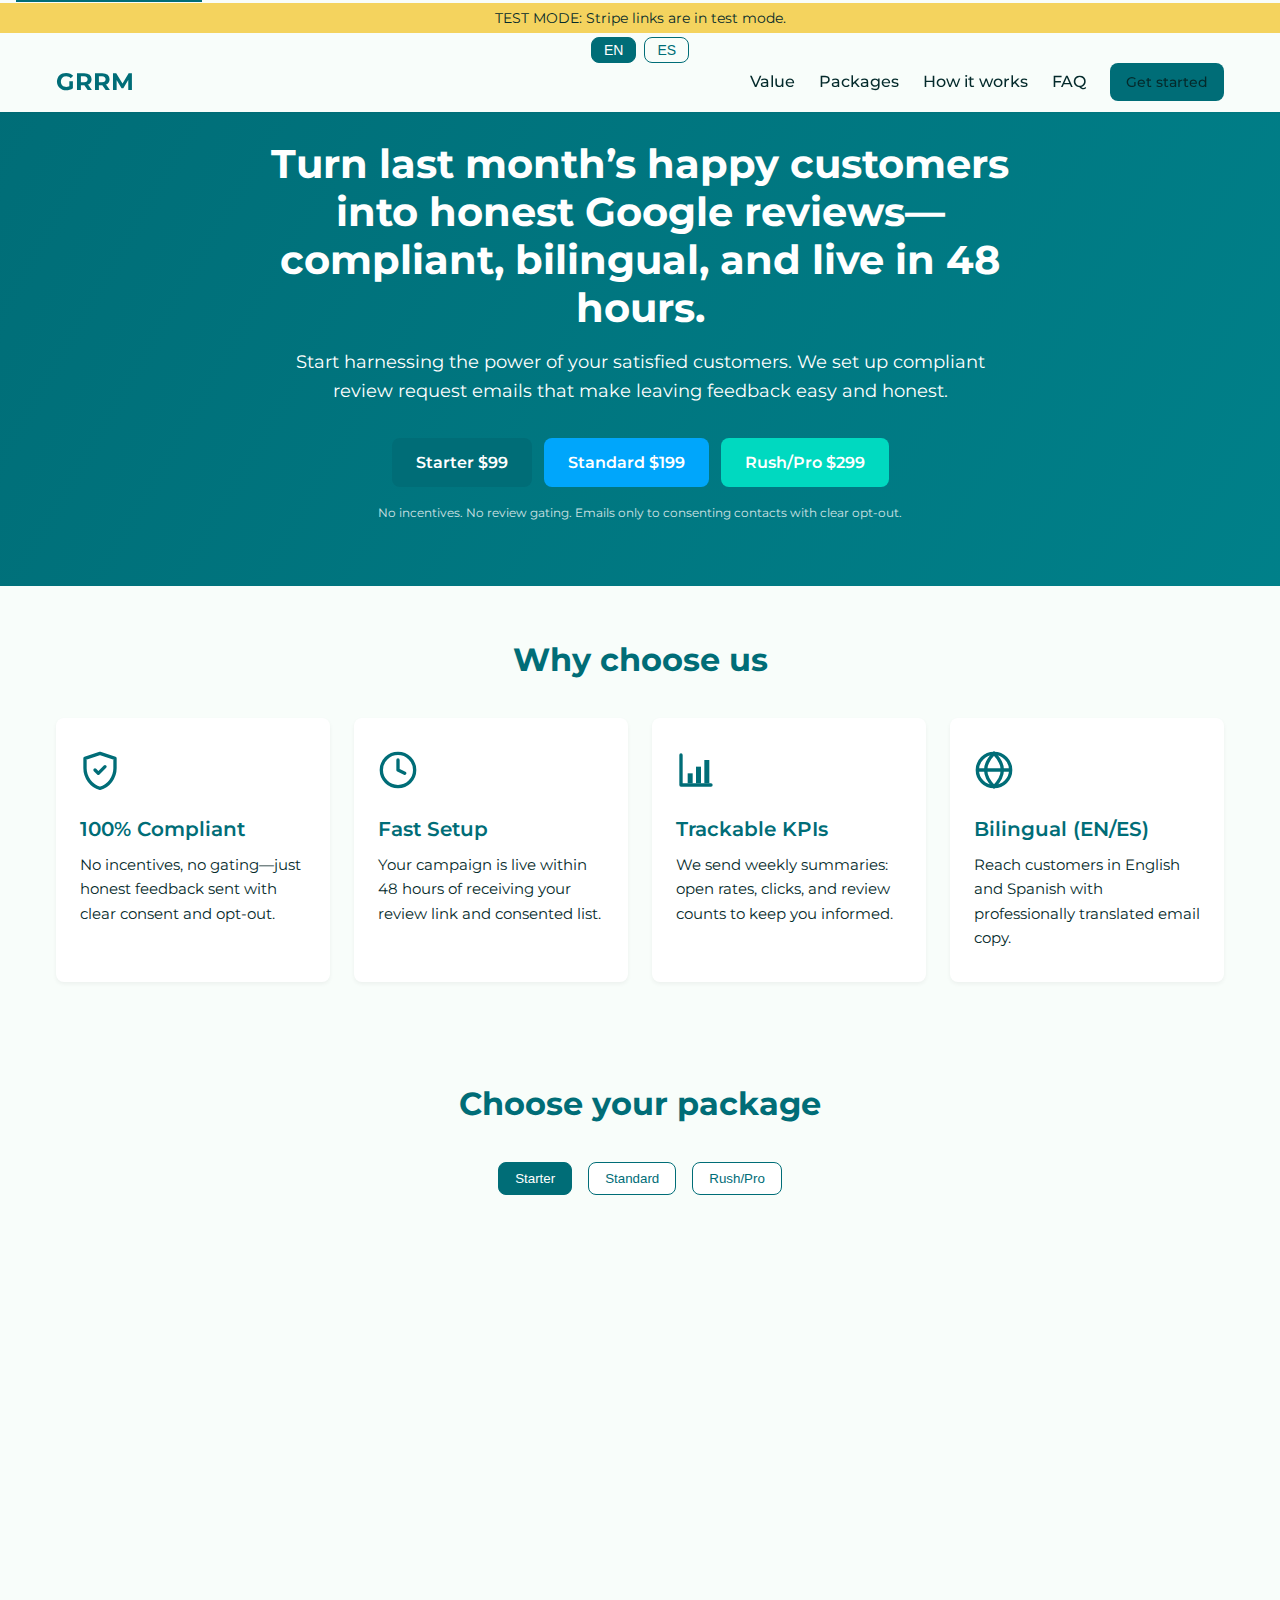
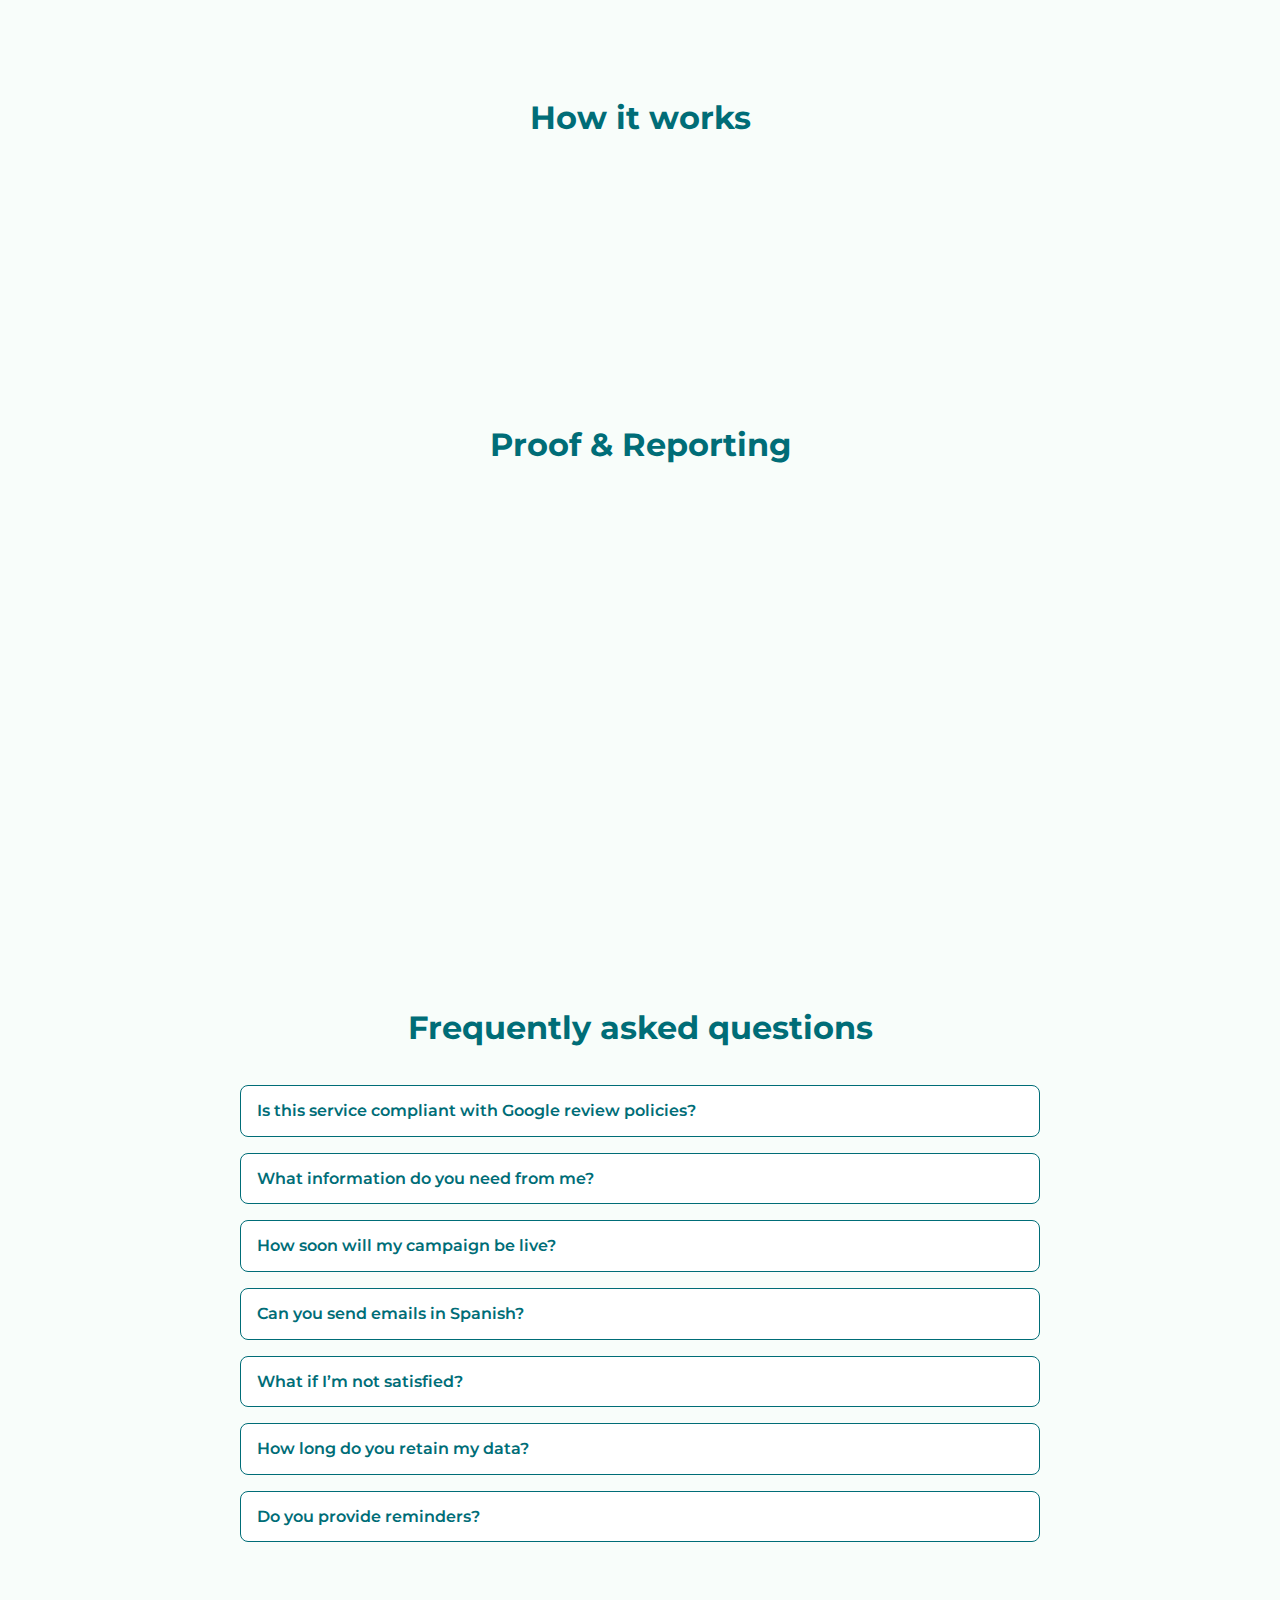
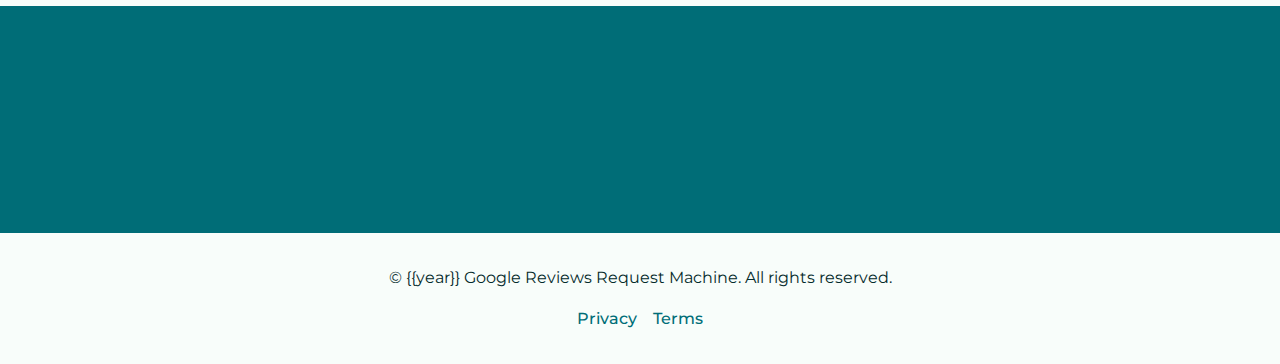
<file: index.html>
<!--
  README
  ======

  This static site sells the "Google Reviews Request Machine" service. To switch from test mode to live mode, edit `assets/js/main.js` and set `CONFIG.testMode` to false, then replace the Stripe test links in `CONFIG.stripe` with your live Payment Link URLs. Colors and spacing are defined as CSS variables in `assets/css/styles.css`; adjust those values to change the look and feel. All copy strings live in the JSON files in `/data`. Update those files to modify text or to add additional languages.
-->
<!DOCTYPE html>
<html lang="en" data-ready>
<head>
  <meta charset="UTF-8">
  <meta http-equiv="X-UA-Compatible" content="IE=edge">
  <meta name="viewport" content="width=device-width, initial-scale=1.0">
  <title>Google Reviews Request Machine</title>
  <meta name="description" content="Turn last month’s happy customers into honest Google reviews—compliant, bilingual, and live in 48 hours.">
  <link rel="canonical" href="./">
  <link rel="preconnect" href="https://fonts.googleapis.com">
  <link rel="preconnect" href="https://fonts.gstatic.com" crossorigin>
  <!-- Optionally load a display font (Montserrat) under 100KB -->
  <link href="https://fonts.googleapis.com/css2?family=Montserrat:wght@400;600;700&display=swap" rel="stylesheet">
  <link rel="stylesheet" href="assets/css/styles.css">
  <link rel="manifest" href="site.webmanifest">
  <link rel="icon" href="favicon.svg" type="image/svg+xml">
  <!-- Open Graph / Twitter -->
  <meta property="og:type" content="website">
  <meta property="og:title" content="Google Reviews Request Machine">
  <meta property="og:description" content="Turn last month’s happy customers into honest Google reviews—compliant, bilingual, and live in 48 hours.">
  <meta property="og:image" content="og-image.png">
  <meta property="og:url" content="./">
  <meta name="twitter:card" content="summary_large_image">
  <meta name="twitter:title" content="Google Reviews Request Machine">
  <meta name="twitter:description" content="Turn last month’s happy customers into honest Google reviews—compliant, bilingual, and live in 48 hours.">
  <meta name="twitter:image" content="og-image.png">
  <!-- JSON‑LD structured data -->
  <script type="application/ld+json">
  {
    "@context": "https://schema.org",
    "@type": "Service",
    "name": "Google Reviews Request Machine",
    "description": "Compliant review request service that prepares bilingual email campaigns within 48 hours.",
    "areaServed": ["United States", "Puerto Rico"],
    "availableLanguage": ["en", "es"],
    "url": "./",
    "provider": {
      "@type": "Organization",
      "name": "Google Reviews Request Machine"
    },
    "offers": [
      {
        "@type": "Offer",
        "name": "Starter",
        "price": "99.00",
        "priceCurrency": "USD"
      },
      {
        "@type": "Offer",
        "name": "Standard",
        "price": "199.00",
        "priceCurrency": "USD"
      },
      {
        "@type": "Offer",
        "name": "Pro",
        "price": "299.00",
        "priceCurrency": "USD"
      }
    ],
    "isRelatedTo": {
      "@type": "Service",
      "name": "Google Business Profile Reviews"
    }
  }
  </script>
</head>
<body>
  <a class="skip-link" href="#main">Skip to main content</a>
  <!-- Top bar with language toggle and test ribbon -->
  <div id="top-bar">
    <div class="progress-container" aria-hidden="true">
      <div id="scroll-progress" class="progress-bar"></div>
    </div>
    <div id="test-banner" class="test-banner" hidden>TEST MODE: Stripe links are in test mode.</div>
    <div class="language-toggle" role="group" aria-label="Language toggle">
      <button id="lang-en" class="lang-btn" aria-pressed="true">EN</button>
      <button id="lang-es" class="lang-btn" aria-pressed="false">ES</button>
    </div>
  </div>
  <!-- Header / Navigation -->
  <header id="header" class="header">
    <div class="container header-content">
      <a href="#" class="logo">GRRM</a>
      <nav id="nav" class="nav" aria-label="Main navigation">
        <button class="nav-toggle" aria-label="Toggle navigation" aria-expanded="false">
          <span></span><span></span><span></span>
        </button>
        <ul class="nav-menu">
          <li><a href="#value" data-i18n="nav.value">Value</a></li>
          <li><a href="#packages" data-i18n="nav.packages">Packages</a></li>
          <li><a href="#howit" data-i18n="nav.how">How it works</a></li>
          <li><a href="#faq" data-i18n="nav.faq">FAQ</a></li>
          <li><a href="#cta" class="btn btn-primary small" data-i18n="nav.cta">Get started</a></li>
        </ul>
      </nav>
    </div>
  </header>
  <!-- Main content -->
  <main id="main" class="main">
    <!-- Hero Section -->
    <section id="hero" class="hero section">
      <div class="hero-bg" aria-hidden="true"></div>
      <div class="container hero-content reveal">
        <h1 data-i18n="hero.title">Turn last month’s happy customers into honest Google reviews—compliant, bilingual, and live in 48 hours.</h1>
        <p data-i18n="hero.subtitle">Start harnessing the power of your satisfied customers. We set up compliant review request emails that make leaving feedback easy and honest.</p>
        <div class="cta-group">
          <a href="#packages" class="btn btn-primary" data-i18n="hero.ctaStarter">Starter $99</a>
          <a href="#packages" class="btn btn-secondary" data-i18n="hero.ctaStandard">Standard $199</a>
          <a href="#packages" class="btn btn-tertiary" data-i18n="hero.ctaPro">Rush/Pro $299</a>
        </div>
        <small class="compliance-note" data-i18n="compliance.body">No incentives. No review gating. Emails only to consenting contacts with clear opt-out.</small>
      </div>
    </section>
    <!-- Value Props Section -->
    <section id="value" class="value section">
      <div class="container">
        <h2 class="section-title" data-i18n="value.heading">Why choose us</h2>
        <div class="grid value-grid">
          <div class="card reveal">
            <div class="icon" aria-hidden="true">
              <!-- compliance icon (shield) -->
              <svg width="40" height="40" viewBox="0 0 24 24" fill="none" xmlns="http://www.w3.org/2000/svg">
                <path d="M12 2L3 5V11C3 16.52 6.85 21.74 12 23C17.15 21.74 21 16.52 21 11V5L12 2Z" stroke="currentColor" stroke-width="2" stroke-linecap="round" stroke-linejoin="round"/>
                <path d="M9 12L11 14L15 10" stroke="currentColor" stroke-width="2" stroke-linecap="round" stroke-linejoin="round"/>
              </svg>
            </div>
            <h3 data-i18n="value.compliant.title">100% Compliant</h3>
            <p data-i18n="value.compliant.body">No incentives, no gating—just honest feedback sent with clear consent and opt‑out.</p>
          </div>
          <div class="card reveal">
            <div class="icon" aria-hidden="true">
              <!-- fast icon (clock) -->
              <svg width="40" height="40" viewBox="0 0 24 24" fill="none" xmlns="http://www.w3.org/2000/svg">
                <circle cx="12" cy="12" r="10" stroke="currentColor" stroke-width="2"/>
                <polyline points="12 6 12 12 16 14" stroke="currentColor" stroke-width="2" stroke-linecap="round" stroke-linejoin="round"/>
              </svg>
            </div>
            <h3 data-i18n="value.fast.title">Fast Setup</h3>
            <p data-i18n="value.fast.body">Your campaign is live within 48 hours of receiving your review link and consented list.</p>
          </div>
          <div class="card reveal">
            <div class="icon" aria-hidden="true">
              <!-- trackable icon (chart) -->
              <svg width="40" height="40" viewBox="0 0 24 24" fill="none" xmlns="http://www.w3.org/2000/svg">
                <path d="M3 3V21H21" stroke="currentColor" stroke-width="2" stroke-linecap="round" stroke-linejoin="round"/>
                <rect x="7" y="14" width="3" height="6" fill="currentColor"/>
                <rect x="12" y="10" width="3" height="10" fill="currentColor"/>
                <rect x="17" y="6" width="3" height="14" fill="currentColor"/>
              </svg>
            </div>
            <h3 data-i18n="value.trackable.title">Trackable KPIs</h3>
            <p data-i18n="value.trackable.body">We send weekly summaries: open rates, clicks, and review counts to keep you informed.</p>
          </div>
          <div class="card reveal">
            <div class="icon" aria-hidden="true">
              <!-- bilingual icon (globe) -->
              <svg width="40" height="40" viewBox="0 0 24 24" fill="none" xmlns="http://www.w3.org/2000/svg">
                <circle cx="12" cy="12" r="10" stroke="currentColor" stroke-width="2"/>
                <line x1="2" y1="12" x2="22" y2="12" stroke="currentColor" stroke-width="2"/>
                <path d="M12 2C15.3137 5.31371 17 8.68629 17 12C17 15.3137 15.3137 18.6863 12 22C8.68629 18.6863 7 15.3137 7 12C7 8.68629 8.68629 5.31371 12 2Z" stroke="currentColor" stroke-width="2"/>
              </svg>
            </div>
            <h3 data-i18n="value.bilingual.title">Bilingual (EN/ES)</h3>
            <p data-i18n="value.bilingual.body">Reach customers in English and Spanish with professionally translated email copy.</p>
          </div>
        </div>
      </div>
    </section>
    <!-- Packages Section -->
    <section id="packages" class="packages section">
      <div class="container">
        <h2 class="section-title" data-i18n="packages.heading">Choose your package</h2>
        <div class="tabs" role="tablist">
          <button class="tab active" data-tab="starter" aria-selected="true" role="tab" data-i18n="packages.starter.title">Starter</button>
          <button class="tab" data-tab="standard" aria-selected="false" role="tab" data-i18n="packages.standard.title">Standard</button>
          <button class="tab" data-tab="pro" aria-selected="false" role="tab" data-i18n="packages.pro.title">Rush/Pro</button>
        </div>
        <div class="tab-panels">
          <div id="panel-starter" class="tab-panel active" role="tabpanel">
            <div class="package-card reveal">
              <h3 data-i18n="packages.starter.title">Starter</h3>
              <p class="price" data-i18n="packages.starter.price">$99</p>
              <ul class="package-list" id="starter-list"></ul>
              <button class="btn btn-primary package-btn" data-package="starter" data-i18n="hero.ctaStarter">Starter $99</button>
            </div>
          </div>
          <div id="panel-standard" class="tab-panel" role="tabpanel" hidden>
            <div class="package-card reveal">
              <h3 data-i18n="packages.standard.title">Standard</h3>
              <p class="price" data-i18n="packages.standard.price">$199</p>
              <ul class="package-list" id="standard-list"></ul>
              <button class="btn btn-primary package-btn" data-package="standard" data-i18n="hero.ctaStandard">Standard $199</button>
            </div>
          </div>
          <div id="panel-pro" class="tab-panel" role="tabpanel" hidden>
            <div class="package-card reveal">
              <h3 data-i18n="packages.pro.title">Rush/Pro</h3>
              <p class="price" data-i18n="packages.pro.price">$299</p>
              <ul class="package-list" id="pro-list"></ul>
              <button class="btn btn-primary package-btn" data-package="pro" data-i18n="hero.ctaPro">Rush/Pro $299</button>
            </div>
          </div>
        </div>
      </div>
    </section>
    <!-- How It Works Section -->
    <section id="howit" class="howit section">
      <div class="container">
        <h2 class="section-title" data-i18n="howit.heading">How it works</h2>
        <div class="steps">
          <div class="step reveal">
            <div class="step-number">1</div>
            <h3 data-i18n="howit.1.title">Buy your package</h3>
            <p data-i18n="howit.1.body">Pick the plan that matches your needs and checkout securely via Stripe.</p>
          </div>
          <div class="step reveal">
            <div class="step-number">2</div>
            <h3 data-i18n="howit.2.title">Onboard & Upload</h3>
            <p data-i18n="howit.2.body">Send us your Google review link/QR and list of customers (with consent).</p>
          </div>
          <div class="step reveal">
            <div class="step-number">3</div>
            <h3 data-i18n="howit.3.title">We send & report</h3>
            <p data-i18n="howit.3.body">We build, test, and send within 48 hours and deliver weekly summaries.</p>
          </div>
        </div>
      </div>
    </section>
    <!-- Proof Section -->
    <section id="proof" class="proof section">
      <div class="container">
        <h2 class="section-title" data-i18n="proof.title">Proof & Reporting</h2>
        <div class="grid proof-grid">
          <div class="testimonial-card reveal">
            <p data-i18n="proof.items.0">“I received more reviews in a week than all last year!” – Sarah, Plumber</p>
          </div>
          <div class="testimonial-card reveal">
            <p data-i18n="proof.items.1">“The bilingual emails increased responses from our Spanish-speaking customers.” – Luis, Contractor</p>
          </div>
          <div class="testimonial-card reveal">
            <p data-i18n="proof.items.2">Weekly summary includes opens, clicks, and new review counts.</p>
          </div>
        </div>
      </div>
    </section>
    <!-- Compliance Callout Section -->
    <section id="compliance" class="compliance section">
      <div class="container">
        <div class="compliance-box reveal">
          <h2 data-i18n="compliance.title">Compliance & Trust</h2>
          <p data-i18n="compliance.body">No incentives. No review gating. Emails only to consenting contacts with clear opt-out.</p>
          <button class="btn btn-link copy-btn" data-copy-target="compliance.body" aria-label="Copy policy text">Copy policy text</button>
        </div>
      </div>
    </section>
    <!-- FAQ Section -->
    <section id="faq" class="faq section">
      <div class="container">
        <h2 class="section-title" data-i18n="faq.heading">Frequently asked questions</h2>
        <div class="faq-list">
          <!-- FAQs will be inserted here via JSON data -->
        </div>
      </div>
    </section>
    <!-- CTA Strip Section -->
    <section id="cta" class="cta-strip section">
      <div class="container reveal">
        <h2 data-i18n="cta.title">Ready in 48h?</h2>
        <div class="cta-group">
          <button class="btn btn-primary package-btn" data-package="starter" data-i18n="hero.ctaStarter">Starter $99</button>
          <button class="btn btn-secondary package-btn" data-package="standard" data-i18n="hero.ctaStandard">Standard $199</button>
          <button class="btn btn-tertiary package-btn" data-package="pro" data-i18n="hero.ctaPro">Rush/Pro $299</button>
        </div>
      </div>
    </section>
  </main>
  <!-- Footer -->
  <footer class="footer">
    <div class="container footer-content">
      <p data-i18n="footer.rights">© <span id="year"></span> Google Reviews Request Machine. All rights reserved.</p>
      <nav aria-label="Footer navigation">
        <ul class="footer-links">
          <li><a href="privacy.html" data-i18n="footer.links.privacy">Privacy</a></li>
          <li><a href="terms.html" data-i18n="footer.links.terms">Terms</a></li>
        </ul>
      </nav>
    </div>
  </footer>
  <script src="assets/js/i18n.js" defer></script>
  <script src="assets/js/main.js" defer></script>
</body>
</html>
</file>
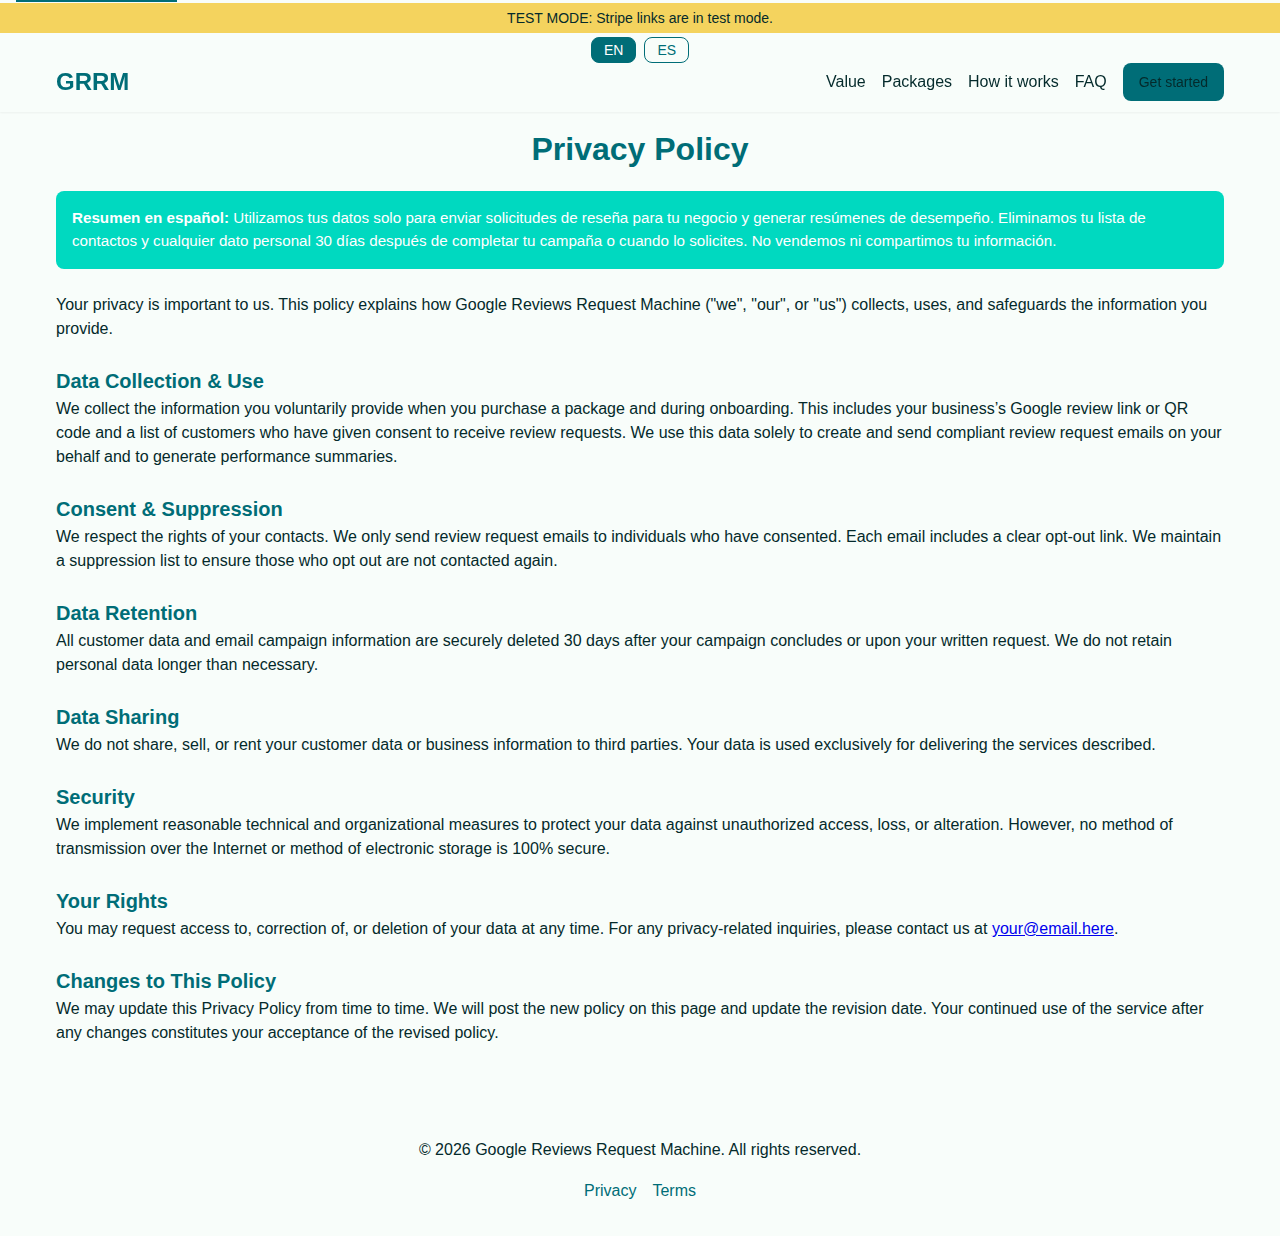
<file: privacy.html>
<!DOCTYPE html>
<html lang="en" data-ready>
<head>
  <meta charset="UTF-8">
  <meta http-equiv="X-UA-Compatible" content="IE=edge">
  <meta name="viewport" content="width=device-width, initial-scale=1.0">
  <title>Privacy Policy – Google Reviews Request Machine</title>
  <meta name="description" content="Privacy Policy for Google Reviews Request Machine – learn how we handle your data with care and integrity.">
  <link rel="canonical" href="./privacy.html">
  <link rel="stylesheet" href="assets/css/styles.css">
  <link rel="icon" href="favicon.svg" type="image/svg+xml">
</head>
<body>
  <a class="skip-link" href="#main">Skip to main content</a>
  <div id="top-bar">
    <div class="progress-container" aria-hidden="true">
      <div id="scroll-progress" class="progress-bar"></div>
    </div>
    <div id="test-banner" class="test-banner" hidden>TEST MODE: Stripe links are in test mode.</div>
    <div class="language-toggle" role="group" aria-label="Language toggle">
      <button id="lang-en" class="lang-btn" aria-pressed="true">EN</button>
      <button id="lang-es" class="lang-btn" aria-pressed="false">ES</button>
    </div>
  </div>
  <header class="header">
    <div class="container header-content">
      <a href="index.html" class="logo">GRRM</a>
      <nav class="nav" aria-label="Main navigation">
        <ul class="nav-menu static">
          <li><a href="index.html#value">Value</a></li>
          <li><a href="index.html#packages">Packages</a></li>
          <li><a href="index.html#howit">How it works</a></li>
          <li><a href="index.html#faq">FAQ</a></li>
          <li><a href="index.html#cta" class="btn btn-primary small">Get started</a></li>
        </ul>
      </nav>
    </div>
  </header>
  <main id="main" class="main legal-page">
    <section class="section">
      <div class="container">
        <h1>Privacy Policy</h1>
        <p class="es-summary"><strong>Resumen en español:</strong> Utilizamos tus datos solo para enviar solicitudes de reseña para tu negocio y generar resúmenes de desempeño. Eliminamos tu lista de contactos y cualquier dato personal 30 días después de completar tu campaña o cuando lo solicites. No vendemos ni compartimos tu información.</p>
        <p>Your privacy is important to us. This policy explains how Google Reviews Request Machine ("we", "our", or "us") collects, uses, and safeguards the information you provide.</p>
        <h2>Data Collection & Use</h2>
        <p>We collect the information you voluntarily provide when you purchase a package and during onboarding. This includes your business’s Google review link or QR code and a list of customers who have given consent to receive review requests. We use this data solely to create and send compliant review request emails on your behalf and to generate performance summaries.</p>
        <h2>Consent & Suppression</h2>
        <p>We respect the rights of your contacts. We only send review request emails to individuals who have consented. Each email includes a clear opt‑out link. We maintain a suppression list to ensure those who opt out are not contacted again.</p>
        <h2>Data Retention</h2>
        <p>All customer data and email campaign information are securely deleted 30 days after your campaign concludes or upon your written request. We do not retain personal data longer than necessary.</p>
        <h2>Data Sharing</h2>
        <p>We do not share, sell, or rent your customer data or business information to third parties. Your data is used exclusively for delivering the services described.</p>
        <h2>Security</h2>
        <p>We implement reasonable technical and organizational measures to protect your data against unauthorized access, loss, or alteration. However, no method of transmission over the Internet or method of electronic storage is 100% secure.</p>
        <h2>Your Rights</h2>
        <p>You may request access to, correction of, or deletion of your data at any time. For any privacy-related inquiries, please contact us at <a href="mailto:your@email.here">your@email.here</a>.</p>
        <h2>Changes to This Policy</h2>
        <p>We may update this Privacy Policy from time to time. We will post the new policy on this page and update the revision date. Your continued use of the service after any changes constitutes your acceptance of the revised policy.</p>
      </div>
    </section>
  </main>
  <footer class="footer">
    <div class="container footer-content">
      <p>© <span id="year"></span> Google Reviews Request Machine. All rights reserved.</p>
      <nav aria-label="Footer navigation">
        <ul class="footer-links">
          <li><a href="privacy.html">Privacy</a></li>
          <li><a href="terms.html">Terms</a></li>
        </ul>
      </nav>
    </div>
  </footer>
  <script src="assets/js/i18n.js" defer></script>
  <script src="assets/js/main.js" defer></script>
</body>
</html>
</file>
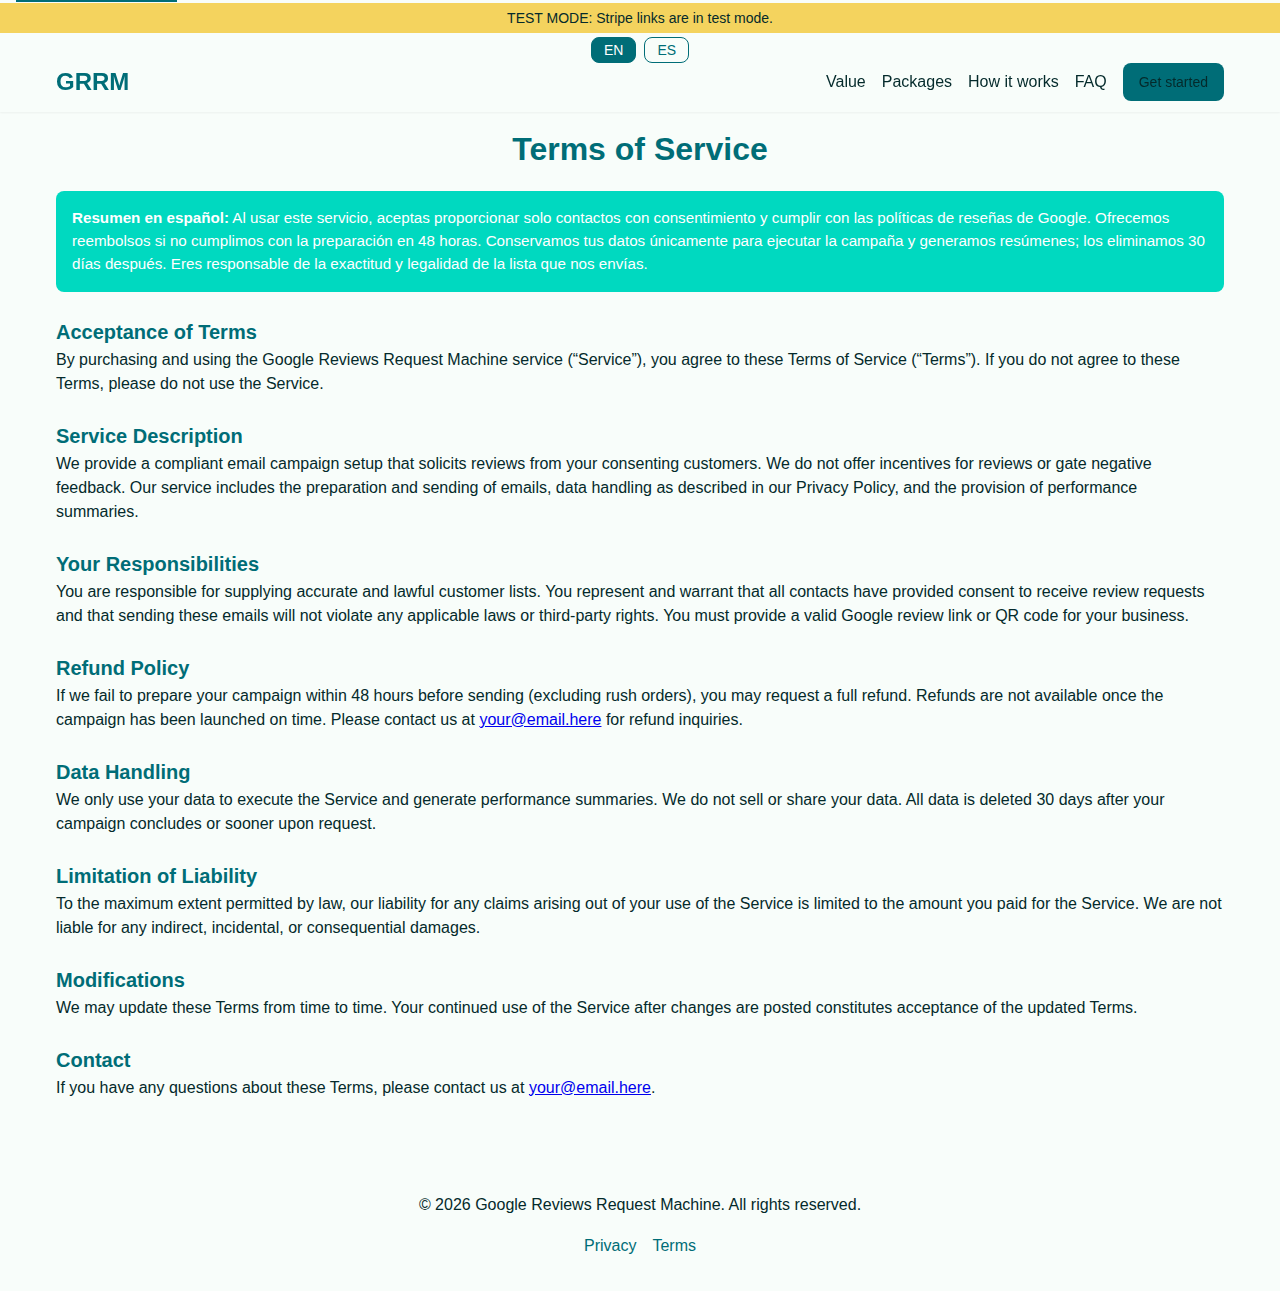
<file: terms.html>
<!DOCTYPE html>
<html lang="en" data-ready>
<head>
  <meta charset="UTF-8">
  <meta http-equiv="X-UA-Compatible" content="IE=edge">
  <meta name="viewport" content="width=device-width, initial-scale=1.0">
  <title>Terms of Service – Google Reviews Request Machine</title>
  <meta name="description" content="Terms of Service for Google Reviews Request Machine – understand the agreement between you and us when using our service.">
  <link rel="canonical" href="./terms.html">
  <link rel="stylesheet" href="assets/css/styles.css">
  <link rel="icon" href="favicon.svg" type="image/svg+xml">
</head>
<body>
  <a class="skip-link" href="#main">Skip to main content</a>
  <div id="top-bar">
    <div class="progress-container" aria-hidden="true">
      <div id="scroll-progress" class="progress-bar"></div>
    </div>
    <div id="test-banner" class="test-banner" hidden>TEST MODE: Stripe links are in test mode.</div>
    <div class="language-toggle" role="group" aria-label="Language toggle">
      <button id="lang-en" class="lang-btn" aria-pressed="true">EN</button>
      <button id="lang-es" class="lang-btn" aria-pressed="false">ES</button>
    </div>
  </div>
  <header class="header">
    <div class="container header-content">
      <a href="index.html" class="logo">GRRM</a>
      <nav class="nav" aria-label="Main navigation">
        <ul class="nav-menu static">
          <li><a href="index.html#value">Value</a></li>
          <li><a href="index.html#packages">Packages</a></li>
          <li><a href="index.html#howit">How it works</a></li>
          <li><a href="index.html#faq">FAQ</a></li>
          <li><a href="index.html#cta" class="btn btn-primary small">Get started</a></li>
        </ul>
      </nav>
    </div>
  </header>
  <main id="main" class="main legal-page">
    <section class="section">
      <div class="container">
        <h1>Terms of Service</h1>
        <p class="es-summary"><strong>Resumen en español:</strong> Al usar este servicio, aceptas proporcionar solo contactos con consentimiento y cumplir con las políticas de reseñas de Google. Ofrecemos reembolsos si no cumplimos con la preparación en 48 horas. Conservamos tus datos únicamente para ejecutar la campaña y generamos resúmenes; los eliminamos 30 días después. Eres responsable de la exactitud y legalidad de la lista que nos envías.</p>
        <h2>Acceptance of Terms</h2>
        <p>By purchasing and using the Google Reviews Request Machine service (“Service”), you agree to these Terms of Service (“Terms”). If you do not agree to these Terms, please do not use the Service.</p>
        <h2>Service Description</h2>
        <p>We provide a compliant email campaign setup that solicits reviews from your consenting customers. We do not offer incentives for reviews or gate negative feedback. Our service includes the preparation and sending of emails, data handling as described in our Privacy Policy, and the provision of performance summaries.</p>
        <h2>Your Responsibilities</h2>
        <p>You are responsible for supplying accurate and lawful customer lists. You represent and warrant that all contacts have provided consent to receive review requests and that sending these emails will not violate any applicable laws or third-party rights. You must provide a valid Google review link or QR code for your business.</p>
        <h2>Refund Policy</h2>
        <p>If we fail to prepare your campaign within 48 hours before sending (excluding rush orders), you may request a full refund. Refunds are not available once the campaign has been launched on time. Please contact us at <a href="mailto:your@email.here">your@email.here</a> for refund inquiries.</p>
        <h2>Data Handling</h2>
        <p>We only use your data to execute the Service and generate performance summaries. We do not sell or share your data. All data is deleted 30 days after your campaign concludes or sooner upon request.</p>
        <h2>Limitation of Liability</h2>
        <p>To the maximum extent permitted by law, our liability for any claims arising out of your use of the Service is limited to the amount you paid for the Service. We are not liable for any indirect, incidental, or consequential damages.</p>
        <h2>Modifications</h2>
        <p>We may update these Terms from time to time. Your continued use of the Service after changes are posted constitutes acceptance of the updated Terms.</p>
        <h2>Contact</h2>
        <p>If you have any questions about these Terms, please contact us at <a href="mailto:your@email.here">your@email.here</a>.</p>
      </div>
    </section>
  </main>
  <footer class="footer">
    <div class="container footer-content">
      <p>© <span id="year"></span> Google Reviews Request Machine. All rights reserved.</p>
      <nav aria-label="Footer navigation">
        <ul class="footer-links">
          <li><a href="privacy.html">Privacy</a></li>
          <li><a href="terms.html">Terms</a></li>
        </ul>
      </nav>
    </div>
  </footer>
  <script src="assets/js/i18n.js" defer></script>
  <script src="assets/js/main.js" defer></script>
</body>
</html>
</file>
<file: assets/css/styles.css>
/* Base Reset */
* {
  margin: 0;
  padding: 0;
  box-sizing: border-box;
}

html {
  scroll-behavior: smooth;
  font-size: 16px;
  -webkit-text-size-adjust: 100%;
}

/* Hide content until i18n ready */
html:not([data-ready]) body {
  visibility: hidden;
}

body {
  font-family: 'Montserrat', -apple-system, BlinkMacSystemFont, 'Segoe UI', Roboto, Oxygen,
    Ubuntu, Cantarell, 'Open Sans', 'Helvetica Neue', sans-serif;
  color: var(--text);
  background-color: var(--bg);
  line-height: 1.6;
}

:root {
  --primary: #006d77;
  --secondary: #008891;
  --tertiary: #00a6fb;
  --accent: #00d9c0;
  --bg: #f8fdfa;
  --text: #042a2b;
  --light: #ffffff;
  --muted: #6b7280;
  --warning: #f4d35e;
  --radius: 0.5rem;
  --transition-fast: 0.2s ease;
  --transition-med: 0.4s ease;
  --shadow-sm: 0 2px 4px rgba(0, 0, 0, 0.05);
  --shadow-md: 0 4px 10px rgba(0, 0, 0, 0.08);
  --max-width: 1200px;
}

/* Utility classes */
.container {
  max-width: var(--max-width);
  margin-left: auto;
  margin-right: auto;
  padding: 0 1rem;
}

.section {
  padding: 3rem 0;
}

.section-title {
  font-size: 2rem;
  font-weight: 700;
  text-align: center;
  margin-bottom: 2rem;
  color: var(--primary);
}

.grid {
  display: grid;
  gap: 1.5rem;
}

.value-grid {
  grid-template-columns: repeat(auto-fit, minmax(250px, 1fr));
}

.proof-grid {
  grid-template-columns: repeat(auto-fit, minmax(260px, 1fr));
}

.btn {
  display: inline-block;
  padding: 0.75rem 1.5rem;
  border-radius: var(--radius);
  font-weight: 600;
  text-decoration: none;
  text-align: center;
  cursor: pointer;
  border: none;
  transition: background-color var(--transition-fast), transform var(--transition-fast), box-shadow var(--transition-fast);
  outline: none;
}

.btn:focus-visible {
  outline: 3px solid var(--tertiary);
  outline-offset: 2px;
}

.btn-primary {
  background-color: var(--primary);
  color: var(--light);
}

.btn-primary:hover,
.btn-primary:focus {
  background-color: var(--secondary);
}

.btn-secondary {
  background-color: var(--tertiary);
  color: var(--light);
}

.btn-secondary:hover,
.btn-secondary:focus {
  background-color: var(--secondary);
}

.btn-tertiary {
  background-color: var(--accent);
  color: var(--light);
}

.btn-tertiary:hover,
.btn-tertiary:focus {
  background-color: var(--secondary);
}

.btn-link {
  background: none;
  color: var(--tertiary);
  padding: 0.5rem;
  text-decoration: underline;
}

.btn-link:hover,
.btn-link:focus {
  color: var(--secondary);
}

.btn.small {
  padding: 0.5rem 1rem;
  font-size: 0.875rem;
}

/* Skip link */
.skip-link {
  position: absolute;
  top: -40px;
  left: 1rem;
  background: var(--primary);
  color: var(--light);
  padding: 0.5rem;
  z-index: 9999;
  transition: top var(--transition-fast);
}

.skip-link:focus {
  top: 0;
}

/* Top bar */
#top-bar {
  position: fixed;
  top: 0;
  left: 0;
  width: 100%;
  z-index: 1000;
  background: var(--bg);
  display: flex;
  flex-direction: column;
  align-items: center;
}

.progress-container {
  width: 100%;
  height: 3px;
  background: transparent;
}

.progress-bar {
  height: 100%;
  width: 0;
  background: var(--tertiary);
  transition: width 0.1s linear;
}

.test-banner {
  width: 100%;
  background-color: var(--warning);
  color: var(--text);
  font-size: 0.875rem;
  padding: 0.25rem 0;
  text-align: center;
  display: none;
}

.language-toggle {
  display: flex;
  margin-top: 0.25rem;
}

.lang-btn {
  background: none;
  border: 1px solid var(--primary);
  color: var(--primary);
  padding: 0.25rem 0.75rem;
  margin: 0 0.25rem;
  border-radius: var(--radius);
  cursor: pointer;
  font-size: 0.875rem;
  transition: background var(--transition-fast), color var(--transition-fast);
}

.lang-btn[aria-pressed="true"] {
  background-color: var(--primary);
  color: var(--light);
}

.lang-btn:hover,
.lang-btn:focus {
  background-color: var(--secondary);
  color: var(--light);
}

/* Header */
.header {
  position: sticky;
  top: 52px; /* height of top bar + progress bar */
  width: 100%;
  background: var(--bg);
  box-shadow: 0 1px 2px rgba(0,0,0,0.05);
  z-index: 900;
  transition: box-shadow var(--transition-fast);
}

.header.scrolled {
  box-shadow: 0 2px 6px rgba(0, 0, 0, 0.1);
}

.header-content {
  display: flex;
  align-items: center;
  justify-content: space-between;
  height: 60px;
}

.logo {
  font-size: 1.5rem;
  font-weight: 700;
  color: var(--primary);
  text-decoration: none;
}

.nav-menu {
  list-style: none;
  display: flex;
  align-items: center;
  gap: 1.5rem;
}

.nav-menu.static {
  gap: 1rem;
}

.nav-menu a {
  color: var(--text);
  text-decoration: none;
  font-weight: 500;
  transition: color var(--transition-fast);
}

.nav-menu a:hover,
.nav-menu a:focus {
  color: var(--primary);
}

.nav-toggle {
  display: none;
  flex-direction: column;
  justify-content: space-between;
  width: 24px;
  height: 18px;
  cursor: pointer;
  background: none;
  border: none;
  padding: 0;
}

.nav-toggle span {
  display: block;
  height: 2px;
  background: var(--primary);
  border-radius: 2px;
}

/* Mobile Navigation */
@media (max-width: 768px) {
  .nav-menu {
    position: fixed;
    top: 0;
    right: -100%;
    height: 100vh;
    width: 250px;
    background-color: var(--bg);
    box-shadow: -2px 0 6px rgba(0,0,0,0.1);
    flex-direction: column;
    padding: 5rem 1rem;
    gap: 1rem;
    transition: right var(--transition-med);
  }
  .nav-menu.active {
    right: 0;
  }
  .nav-toggle {
    display: flex;
  }
  .nav-menu a {
    font-size: 1.25rem;
  }
}

/* Hero Section */
.hero {
  position: relative;
  padding: 5rem 0 4rem;
  text-align: center;
  color: var(--light);
  overflow: hidden;
}

.hero-bg {
  position: absolute;
  top: 0;
  left: 0;
  width: 100%;
  height: 130%;
  background: linear-gradient(120deg, var(--primary), var(--secondary), var(--tertiary), var(--accent));
  background-size: 400% 400%;
  z-index: -1;
  animation: gradient 20s ease infinite;
}

@keyframes gradient {
  0% { background-position: 0% 50%; }
  50% { background-position: 100% 50%; }
  100% { background-position: 0% 50%; }
}

@media (prefers-reduced-motion: reduce) {
  .hero-bg {
    animation: none;
  }
}

.hero-content h1 {
  font-size: 2.5rem;
  line-height: 1.2;
  margin-bottom: 1rem;
  font-weight: 700;
  max-width: 800px;
  margin-left: auto;
  margin-right: auto;
}

.hero-content p {
  font-size: 1.125rem;
  margin-bottom: 2rem;
  max-width: 700px;
  margin-left: auto;
  margin-right: auto;
}

.cta-group {
  display: flex;
  flex-wrap: wrap;
  justify-content: center;
  gap: 0.75rem;
  margin-bottom: 1rem;
}

.compliance-note {
  display: block;
  font-size: 0.75rem;
  color: var(--light);
  opacity: 0.8;
}

/* Value Cards */
.card {
  background: var(--light);
  border-radius: var(--radius);
  padding: 2rem 1.5rem;
  box-shadow: var(--shadow-sm);
  transition: transform var(--transition-fast), box-shadow var(--transition-fast);
}

.card:hover,
.card:focus-within {
  transform: translateY(-4px);
  box-shadow: var(--shadow-md);
}

.card .icon {
  color: var(--primary);
  margin-bottom: 1rem;
}

.card h3 {
  font-size: 1.25rem;
  margin-bottom: 0.5rem;
  color: var(--primary);
  font-weight: 600;
}

.card p {
  font-size: 0.95rem;
  color: var(--text);
}

/* Packages */
.tabs {
  display: flex;
  justify-content: center;
  gap: 1rem;
  margin-bottom: 2rem;
  flex-wrap: wrap;
}

.tab {
  background: var(--light);
  border: 1px solid var(--primary);
  color: var(--primary);
  padding: 0.5rem 1rem;
  border-radius: var(--radius);
  cursor: pointer;
  transition: background var(--transition-fast), color var(--transition-fast);
}

.tab.active {
  background: var(--primary);
  color: var(--light);
}

.tab:focus-visible {
  outline: 2px solid var(--tertiary);
  outline-offset: 2px;
}

.tab-panels {
  max-width: 600px;
  margin: 0 auto;
}

.package-card {
  background: var(--light);
  border-radius: var(--radius);
  box-shadow: var(--shadow-sm);
  padding: 2rem;
  text-align: center;
}

.package-card h3 {
  font-size: 1.5rem;
  margin-bottom: 0.5rem;
  color: var(--primary);
}

.package-card .price {
  font-size: 2rem;
  font-weight: 700;
  color: var(--secondary);
  margin-bottom: 1rem;
}

.package-list {
  list-style: none;
  text-align: left;
  margin-bottom: 1.5rem;
  padding-left: 0;
}

.package-list li {
  padding-left: 1.5rem;
  margin-bottom: 0.5rem;
  position: relative;
  color: var(--text);
  font-size: 0.95rem;
}

.package-list li::before {
  content: "";
  position: absolute;
  left: 0;
  top: 0.45rem;
  width: 0.5rem;
  height: 0.5rem;
  background: var(--accent);
  border-radius: 50%;
}

.package-btn {
  margin-top: 0.5rem;
}

/* Steps */
.steps {
  display: flex;
  flex-wrap: wrap;
  justify-content: space-between;
  gap: 2rem;
}

.step {
  flex: 1;
  min-width: 250px;
  text-align: center;
}

.step-number {
  font-size: 2rem;
  color: var(--tertiary);
  font-weight: 700;
  margin-bottom: 0.5rem;
}

.step h3 {
  font-size: 1.25rem;
  margin-bottom: 0.5rem;
  color: var(--primary);
}

.step p {
  font-size: 0.95rem;
  color: var(--text);
}

/* Testimonials */
.testimonial-card {
  background: var(--light);
  border-left: 4px solid var(--tertiary);
  padding: 1.5rem;
  border-radius: var(--radius);
  box-shadow: var(--shadow-sm);
}

.testimonial-card p {
  font-style: italic;
  color: var(--text);
}

/* Compliance Box */
.compliance-box {
  background: var(--light);
  border-left: 4px solid var(--secondary);
  padding: 2rem;
  border-radius: var(--radius);
  box-shadow: var(--shadow-sm);
  text-align: center;
}

.compliance-box h2 {
  font-size: 1.5rem;
  margin-bottom: 0.5rem;
  color: var(--primary);
}

.compliance-box p {
  font-size: 0.95rem;
  margin-bottom: 1rem;
  color: var(--text);
}

.copy-btn {
  display: inline-block;
  background: var(--tertiary);
  color: var(--light);
  padding: 0.5rem 1rem;
  border-radius: var(--radius);
  font-size: 0.875rem;
  cursor: pointer;
  border: none;
  transition: background var(--transition-fast);
}

.copy-btn:hover,
.copy-btn:focus {
  background: var(--secondary);
}

/* FAQ */
.faq-list {
  max-width: 800px;
  margin: 0 auto;
}

.faq-list details {
  margin-bottom: 1rem;
  border: 1px solid var(--primary);
  border-radius: var(--radius);
  padding: 0.75rem 1rem;
  background: var(--light);
}

.faq-list summary {
  font-weight: 600;
  cursor: pointer;
  color: var(--primary);
  list-style: none;
}

.faq-list summary::-webkit-details-marker {
  display: none;
}

.faq-list p {
  margin-top: 0.5rem;
  font-size: 0.95rem;
}

/* CTA Strip */
.cta-strip {
  background: var(--primary);
  color: var(--light);
  text-align: center;
  padding: 3rem 1rem;
}

.cta-strip h2 {
  font-size: 2rem;
  margin-bottom: 1rem;
  font-weight: 700;
}

.cta-strip .btn {
  margin-top: 0.5rem;
}

/* Footer */
.footer {
  background: var(--bg);
  padding: 2rem 1rem;
  color: var(--text);
  text-align: center;
}

.footer-content {
  display: flex;
  flex-direction: column;
  align-items: center;
  gap: 1rem;
}

.footer-links {
  list-style: none;
  display: flex;
  gap: 1rem;
  padding: 0;
  margin: 0;
}

.footer-links a {
  color: var(--primary);
  text-decoration: none;
  font-weight: 500;
}

.footer-links a:hover,
.footer-links a:focus {
  text-decoration: underline;
}

/* Reveal Animations */
.reveal {
  opacity: 0;
  transform: translateY(20px);
  transition: opacity 0.6s ease, transform 0.6s ease;
}

.reveal.active {
  opacity: 1;
  transform: translateY(0);
}

@media (prefers-reduced-motion: reduce) {
  .reveal,
  .reveal.active {
    opacity: 1;
    transform: none;
    transition: none;
  }
}

/* Confetti styles created dynamically in JS */
.confetti-container {
  position: absolute;
  top: 0;
  left: 0;
  width: 100%;
  height: 100%;
  pointer-events: none;
  overflow: visible;
}

.confetti-piece {
  position: absolute;
  width: 6px;
  height: 6px;
  border-radius: 50%;
  opacity: 0;
  animation: confetti-fall 0.8s forwards ease-out;
}

@keyframes confetti-fall {
  from {
    opacity: 1;
    transform: translate(0, 0) scale(1);
  }
  to {
    opacity: 0;
    transform: translate(var(--dx), var(--dy)) scale(0);
  }
}

/* Legal pages layout adjustments */
.legal-page .section {
  padding-top: 4rem;
}

.legal-page h1 {
  font-size: 2rem;
  margin-bottom: 1rem;
  color: var(--primary);
  text-align: center;
}

.legal-page h2 {
  font-size: 1.25rem;
  margin-top: 1.5rem;
  color: var(--primary);
}

.legal-page p, .legal-page li {
  font-size: 1rem;
  margin-bottom: 0.75rem;
  color: var(--text);
  line-height: 1.5;
}

.legal-page .es-summary {
  background: var(--accent);
  color: var(--light);
  padding: 1rem;
  border-radius: var(--radius);
  margin-bottom: 1.5rem;
  font-size: 0.95rem;
}
</file>
